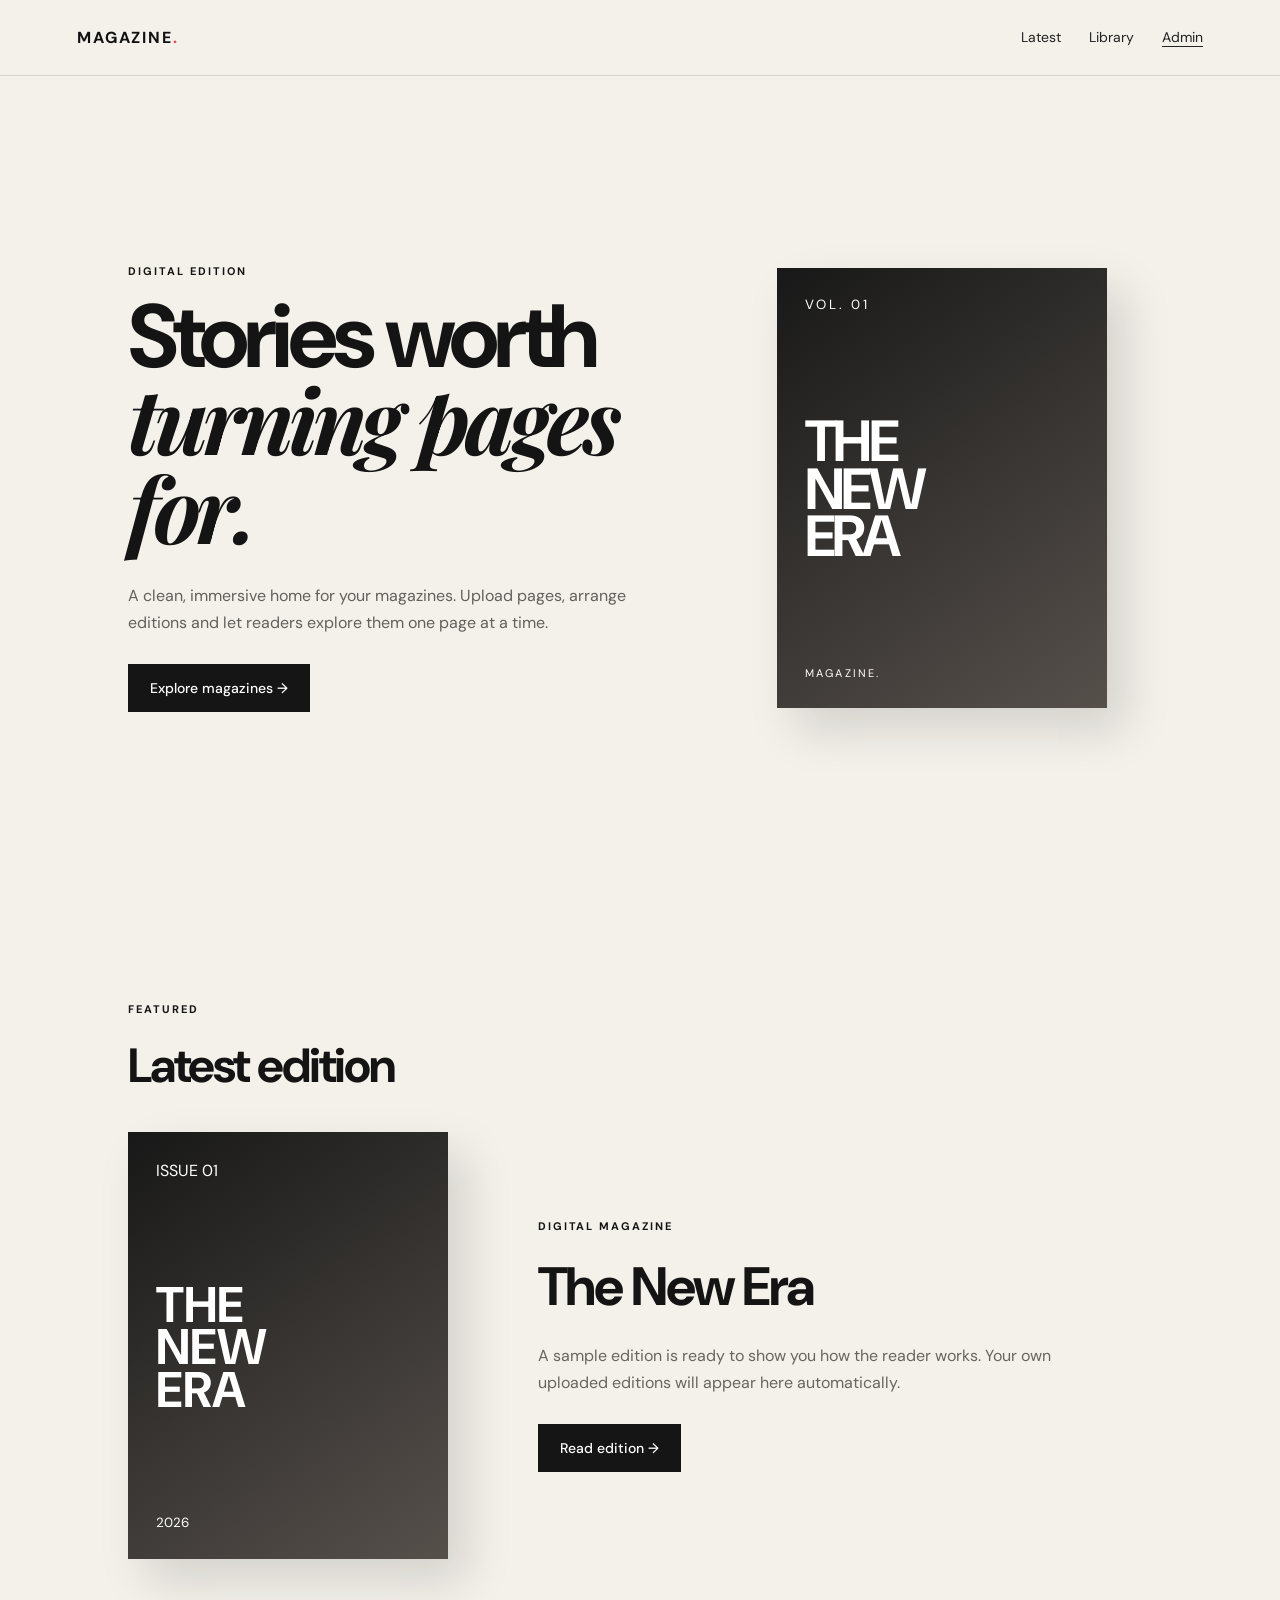
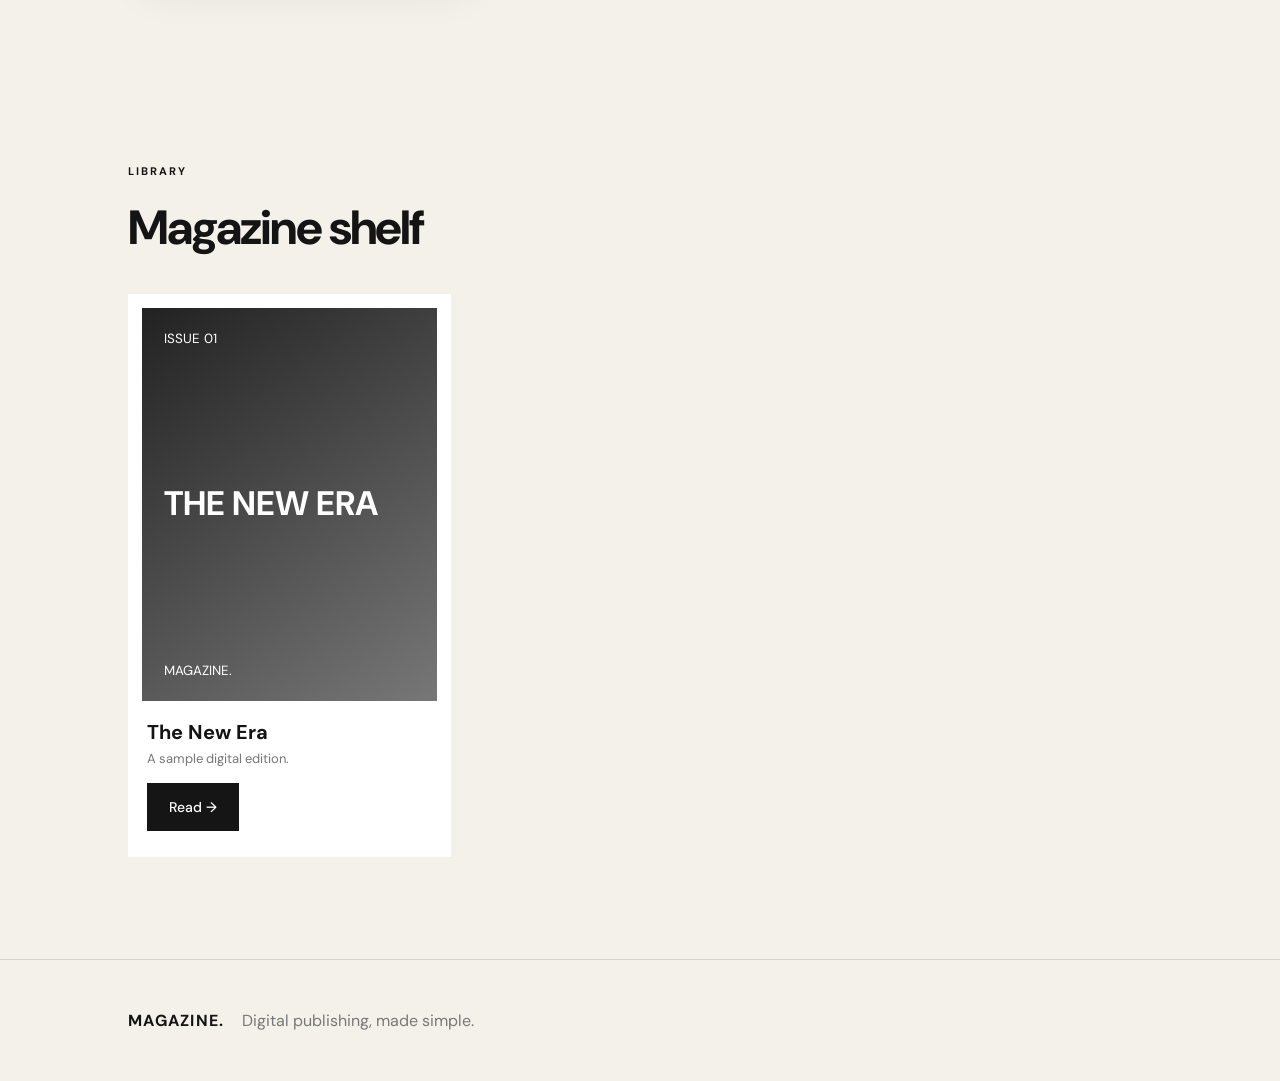
<file: index.html>
<!doctype html>
<html lang="en">
<head>
<meta charset="utf-8"><meta name="viewport" content="width=device-width,initial-scale=1">
<title>MAGAZINE — Digital Magazine</title>
<meta name="description" content="A modern digital magazine reader.">
<link rel="stylesheet" href="style.css">
</head>
<body>
<header class="nav"><a class="brand" href="./">MAGAZINE<span>.</span></a><nav><a href="#latest">Latest</a><a href="#library">Library</a><a class="admin-link" href="admin.html">Admin</a></nav></header>
<main>
<section class="hero"><div><p class="eyebrow">DIGITAL EDITION</p><h1>Stories worth<br><em>turning pages for.</em></h1><p class="hero-copy">A clean, immersive home for your magazines. Upload pages, arrange editions and let readers explore them one page at a time.</p><a class="button" href="#library">Explore magazines →</a></div><div class="hero-art"><div class="cover"><small>VOL. 01</small><strong>THE<br>NEW<br>ERA</strong><span>MAGAZINE.</span></div></div></section>
<section id="latest" class="section"><div class="section-head"><div><p class="eyebrow">FEATURED</p><h2>Latest edition</h2></div></div><article class="featured" id="featured"><div class="feature-cover"><span>ISSUE 01</span><b>THE<br>NEW<br>ERA</b><small>2026</small></div><div class="feature-info"><p class="eyebrow">DIGITAL MAGAZINE</p><h3>The New Era</h3><p>A sample edition is ready to show you how the reader works. Your own uploaded editions will appear here automatically.</p><button class="button" onclick="openDemo()">Read edition →</button></div></article></section>
<section id="library" class="section"><div class="section-head"><div><p class="eyebrow">LIBRARY</p><h2>Magazine shelf</h2></div></div><div id="magazines" class="grid"></div></section>
</main>
<footer>MAGAZINE. <span>Digital publishing, made simple.</span></footer>
<div id="reader" class="reader hidden"><button class="close" onclick="closeReader()">×</button><div class="reader-top"><span id="readerTitle">The New Era</span><span id="counter">1 / 1</span></div><div class="page-wrap"><img id="pageImage" alt="Magazine page"><div id="pagePlaceholder"></div></div><div class="reader-controls"><button onclick="prevPage()">←</button><button onclick="nextPage()">→</button></div></div>
<script src="app.js"></script>
</body></html>
</file>
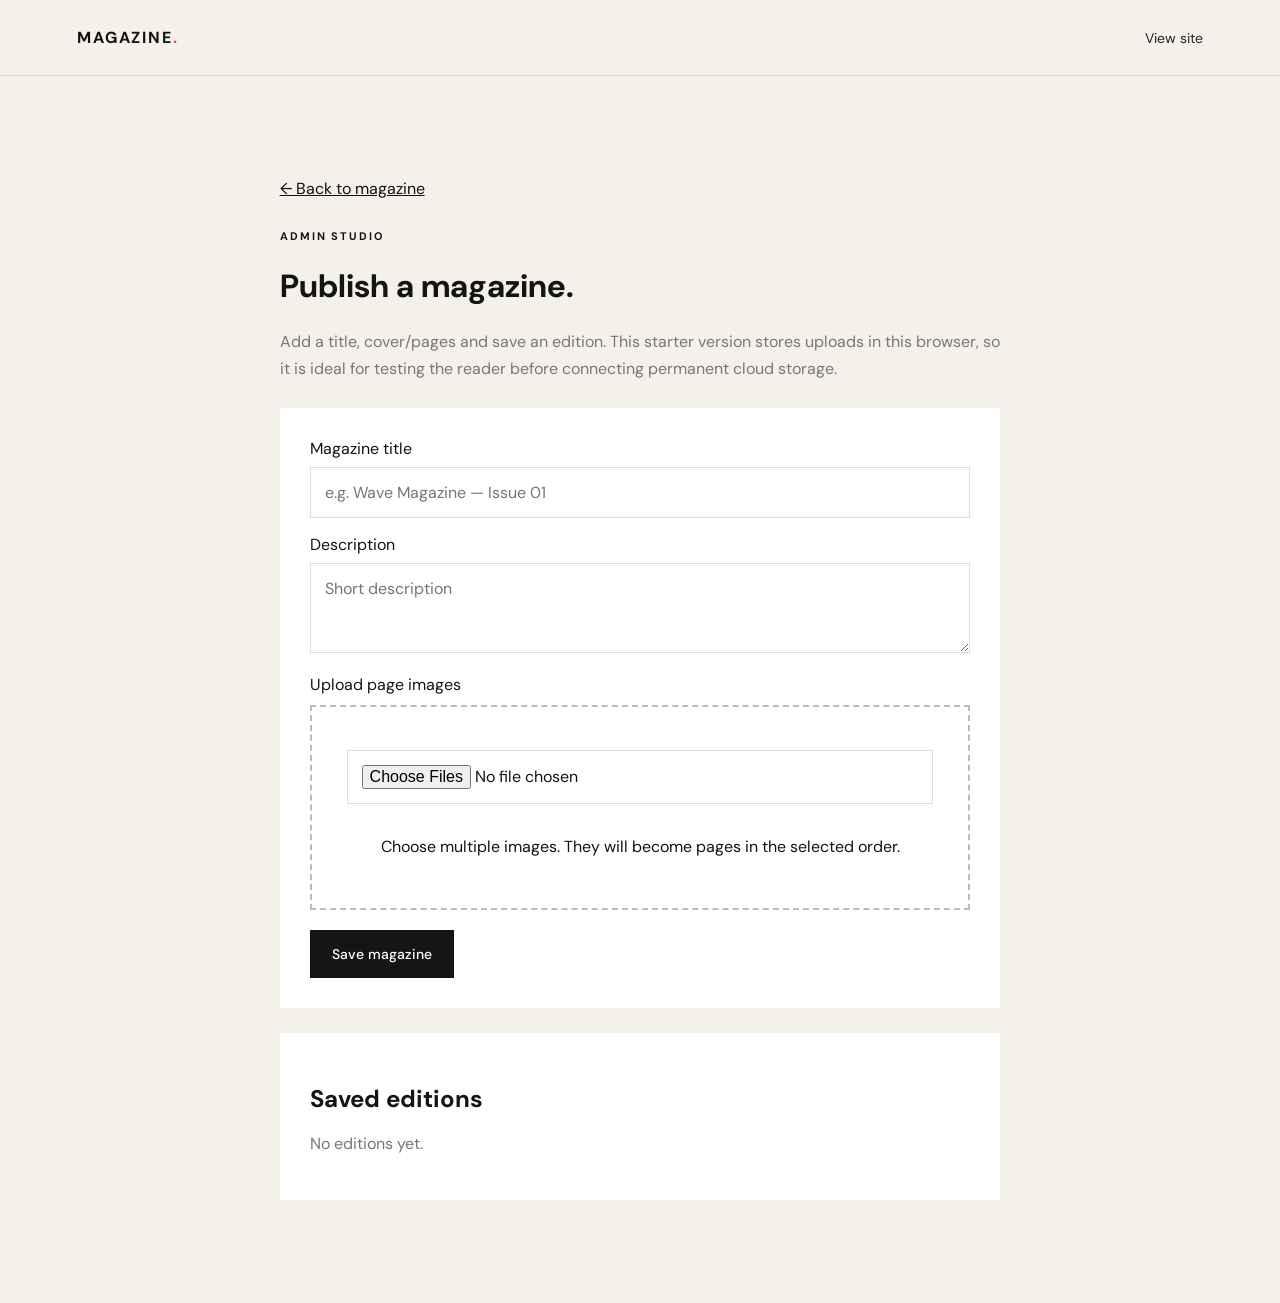
<file: admin.html>
<!doctype html><html lang="en"><head><meta charset="utf-8"><meta name="viewport" content="width=device-width,initial-scale=1"><title>Admin — MAGAZINE.</title><link rel="stylesheet" href="style.css"><style>.admin{max-width:900px;margin:auto;padding:8vw 7vw}.panel{background:#fff;padding:30px;margin-top:25px}.panel input,.panel textarea{width:100%;padding:14px;margin:8px 0 16px;border:1px solid #ddd;font:inherit}.panel textarea{min-height:90px}.drop{border:2px dashed #bbb;padding:35px;text-align:center;margin:10px 0 20px}.pages{display:grid;grid-template-columns:repeat(4,1fr);gap:12px}.thumb{position:relative;background:#eee}.thumb img{width:100%;aspect-ratio:3/4;object-fit:cover}.thumb button{position:absolute;right:4px;top:4px;border:0;background:#111;color:#fff}.saved{display:flex;justify-content:space-between;align-items:center;border-top:1px solid #ddd;padding:16px 0}.danger{background:#b22}.back{display:inline-block;margin-bottom:30px;color:#111}@media(max-width:600px){.pages{grid-template-columns:repeat(2,1fr)}}</style></head><body><header class="nav"><a class="brand" href="./">MAGAZINE<span>.</span></a><nav><a href="./">View site</a></nav></header><main class="admin"><a class="back" href="./">← Back to magazine</a><p class="eyebrow">ADMIN STUDIO</p><h1>Publish a magazine.</h1><p style="color:#777;line-height:1.7">Add a title, cover/pages and save an edition. This starter version stores uploads in this browser, so it is ideal for testing the reader before connecting permanent cloud storage.</p><section class="panel"><label>Magazine title</label><input id="title" placeholder="e.g. Wave Magazine — Issue 01"><label>Description</label><textarea id="desc" placeholder="Short description"></textarea><label>Upload page images</label><div class="drop"><input id="files" type="file" accept="image/*" multiple><p>Choose multiple images. They will become pages in the selected order.</p></div><div id="preview" class="pages"></div><button class="button" onclick="saveMag()">Save magazine</button></section><section class="panel"><h2>Saved editions</h2><div id="saved"></div></section></main><script>
let pages=[];const files=document.getElementById('files');files.onchange=()=>{pages=[];[...files.files].forEach(f=>{const r=new FileReader();r.onload=()=>{pages.push(r.result);renderPreview()};r.readAsDataURL(f)});};
function renderPreview(){document.getElementById('preview').innerHTML=pages.map((p,i)=>`<div class="thumb"><img src="${p}"><button onclick="pages.splice(${i},1);renderPreview()">×</button></div>`).join('')}
function saveMag(){const title=document.getElementById('title').value.trim();if(!title||!pages.length){alert('Add a title and at least one page.');return}const mags=JSON.parse(localStorage.getItem('magazines')||'[]');mags.unshift({id:Date.now().toString(),title,description:document.getElementById('desc').value,pages});try{localStorage.setItem('magazines',JSON.stringify(mags));alert('Magazine saved on this browser.');location.reload()}catch(e){alert('The browser storage limit was reached. Use smaller images or fewer pages.')}} 
function load(){const mags=JSON.parse(localStorage.getItem('magazines')||'[]');document.getElementById('saved').innerHTML=mags.length?mags.map(m=>`<div class="saved"><span><b>${m.title}</b><br><small>${m.pages.length} pages</small></span><button class="button danger" onclick="del('${m.id}')">Delete</button></div>`).join(''):'<p style="color:#777">No editions yet.</p>'}
function del(id){localStorage.setItem('magazines',JSON.stringify(JSON.parse(localStorage.getItem('magazines')||'[]').filter(m=>m.id!==id)));load()}load();
</script></body></html>
</file>
<file: style.css>
@import url('https://fonts.googleapis.com/css2?family=DM+Sans:wght@400;500;700&family=Playfair+Display:ital,wght@0,700;1,700&display=swap');
*{box-sizing:border-box}html{scroll-behavior:smooth}body{margin:0;background:#f4f1eb;color:#141414;font-family:'DM Sans',sans-serif}.nav{height:76px;display:flex;align-items:center;justify-content:space-between;padding:0 6vw;border-bottom:1px solid #d9d5cd;background:#f4f1eb;position:sticky;top:0;z-index:10}.brand{font-weight:700;letter-spacing:.12em;color:#111;text-decoration:none}.brand span{color:#e44}.nav nav{display:flex;gap:28px}.nav nav a{color:#222;text-decoration:none;font-size:14px}.admin-link{border-bottom:1px solid #222}.hero{min-height:calc(100vh - 76px);padding:8vw 10vw;display:grid;grid-template-columns:1.1fr .9fr;align-items:center;gap:7vw}.eyebrow{font-size:11px;letter-spacing:.18em;font-weight:700;margin:0 0 18px}.hero h1{font-size:clamp(52px,7vw,104px);line-height:.91;margin:0;letter-spacing:-.055em}.hero h1 em{font-family:'Playfair Display',serif;font-weight:700}.hero-copy{max-width:530px;line-height:1.7;color:#62605c;margin:28px 0}.button{display:inline-block;border:0;background:#151515;color:#fff;padding:15px 22px;text-decoration:none;font:500 14px 'DM Sans';cursor:pointer}.hero-art{display:flex;justify-content:center}.cover,.feature-cover{background:linear-gradient(145deg,#181818,#56504b);color:#fff;box-shadow:18px 22px 45px #0002;position:relative}.cover{width:min(330px,70vw);aspect-ratio:3/4;display:flex;flex-direction:column;justify-content:space-between;padding:28px}.cover strong{font-size:58px;line-height:.82;letter-spacing:-.06em}.cover span{font-size:11px;letter-spacing:.2em}.cover small{letter-spacing:.2em}.section{padding:8vw 10vw}.section-head{display:flex;justify-content:space-between;align-items:end;margin-bottom:35px}.section h2{font-size:48px;letter-spacing:-.04em;margin:0}.featured{display:grid;grid-template-columns:320px 1fr;gap:7vw;align-items:center}.feature-cover{aspect-ratio:3/4;padding:28px;display:flex;flex-direction:column;justify-content:space-between}.feature-cover b{font-size:50px;line-height:.85}.feature-info h3{font-size:54px;margin:0 0 20px;letter-spacing:-.04em}.feature-info>p:not(.eyebrow){max-width:560px;color:#68645e;line-height:1.7;margin-bottom:28px}.grid{display:grid;grid-template-columns:repeat(3,1fr);gap:28px}.card{background:#fff;padding:14px}.card-cover{aspect-ratio:3/4;background:linear-gradient(145deg,#222,#777);color:#fff;padding:22px;display:flex;flex-direction:column;justify-content:space-between}.card-cover b{font-size:34px;line-height:.9}.card h4{font-size:20px;margin:18px 5px 5px}.card p{color:#777;margin:0 5px 16px;font-size:13px}.card button{margin:0 5px 12px}.empty{grid-column:1/-1;padding:50px;background:#eae6de;text-align:center;color:#777}footer{padding:50px 10vw;border-top:1px solid #d9d5cd;font-weight:700;letter-spacing:.08em}footer span{font-weight:400;letter-spacing:0;color:#777;margin-left:12px}.reader{position:fixed;inset:0;background:#111;color:#fff;z-index:100;padding:20px 4vw;display:flex;flex-direction:column}.hidden{display:none}.close{position:absolute;right:25px;top:16px;background:none;border:0;color:#fff;font-size:36px;cursor:pointer}.reader-top{display:flex;justify-content:space-between;margin:0 50px 15px;font-size:13px}.page-wrap{flex:1;display:flex;align-items:center;justify-content:center;min-height:0}.page-wrap img{max-width:92%;max-height:82vh;object-fit:contain}.reader-controls{display:flex;justify-content:center;gap:12px;padding:15px}.reader-controls button{width:55px;height:42px;background:#fff;border:0;font-size:20px;cursor:pointer}@media(max-width:800px){.hero{grid-template-columns:1fr;padding:15vw 7vw}.hero-art{display:none}.section{padding:15vw 7vw}.featured{grid-template-columns:1fr}.feature-cover{max-width:300px}.grid{grid-template-columns:1fr 1fr}.feature-info h3{font-size:40px}}@media(max-width:520px){.nav{padding:0 5vw}.nav nav{gap:14px}.nav nav a:nth-child(2){display:none}.grid{grid-template-columns:1fr}.hero h1{font-size:54px}}
</file>
